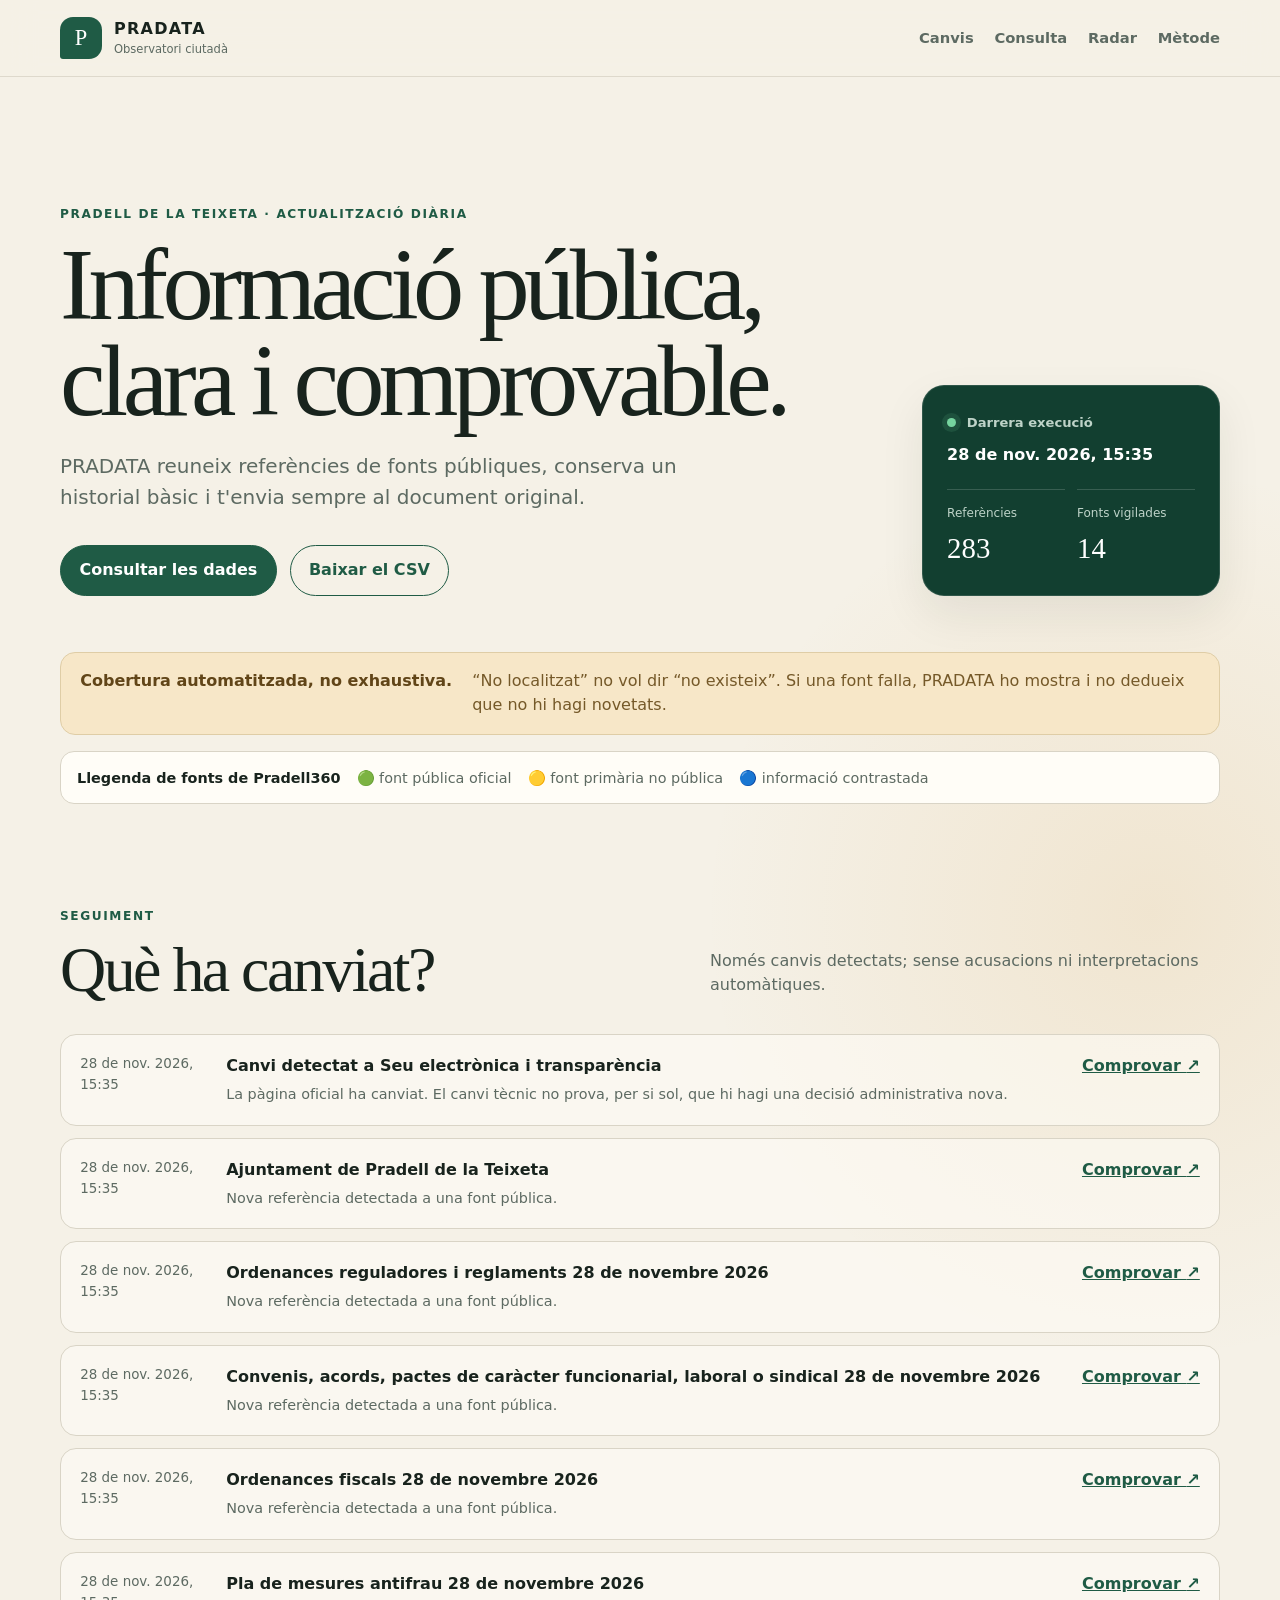
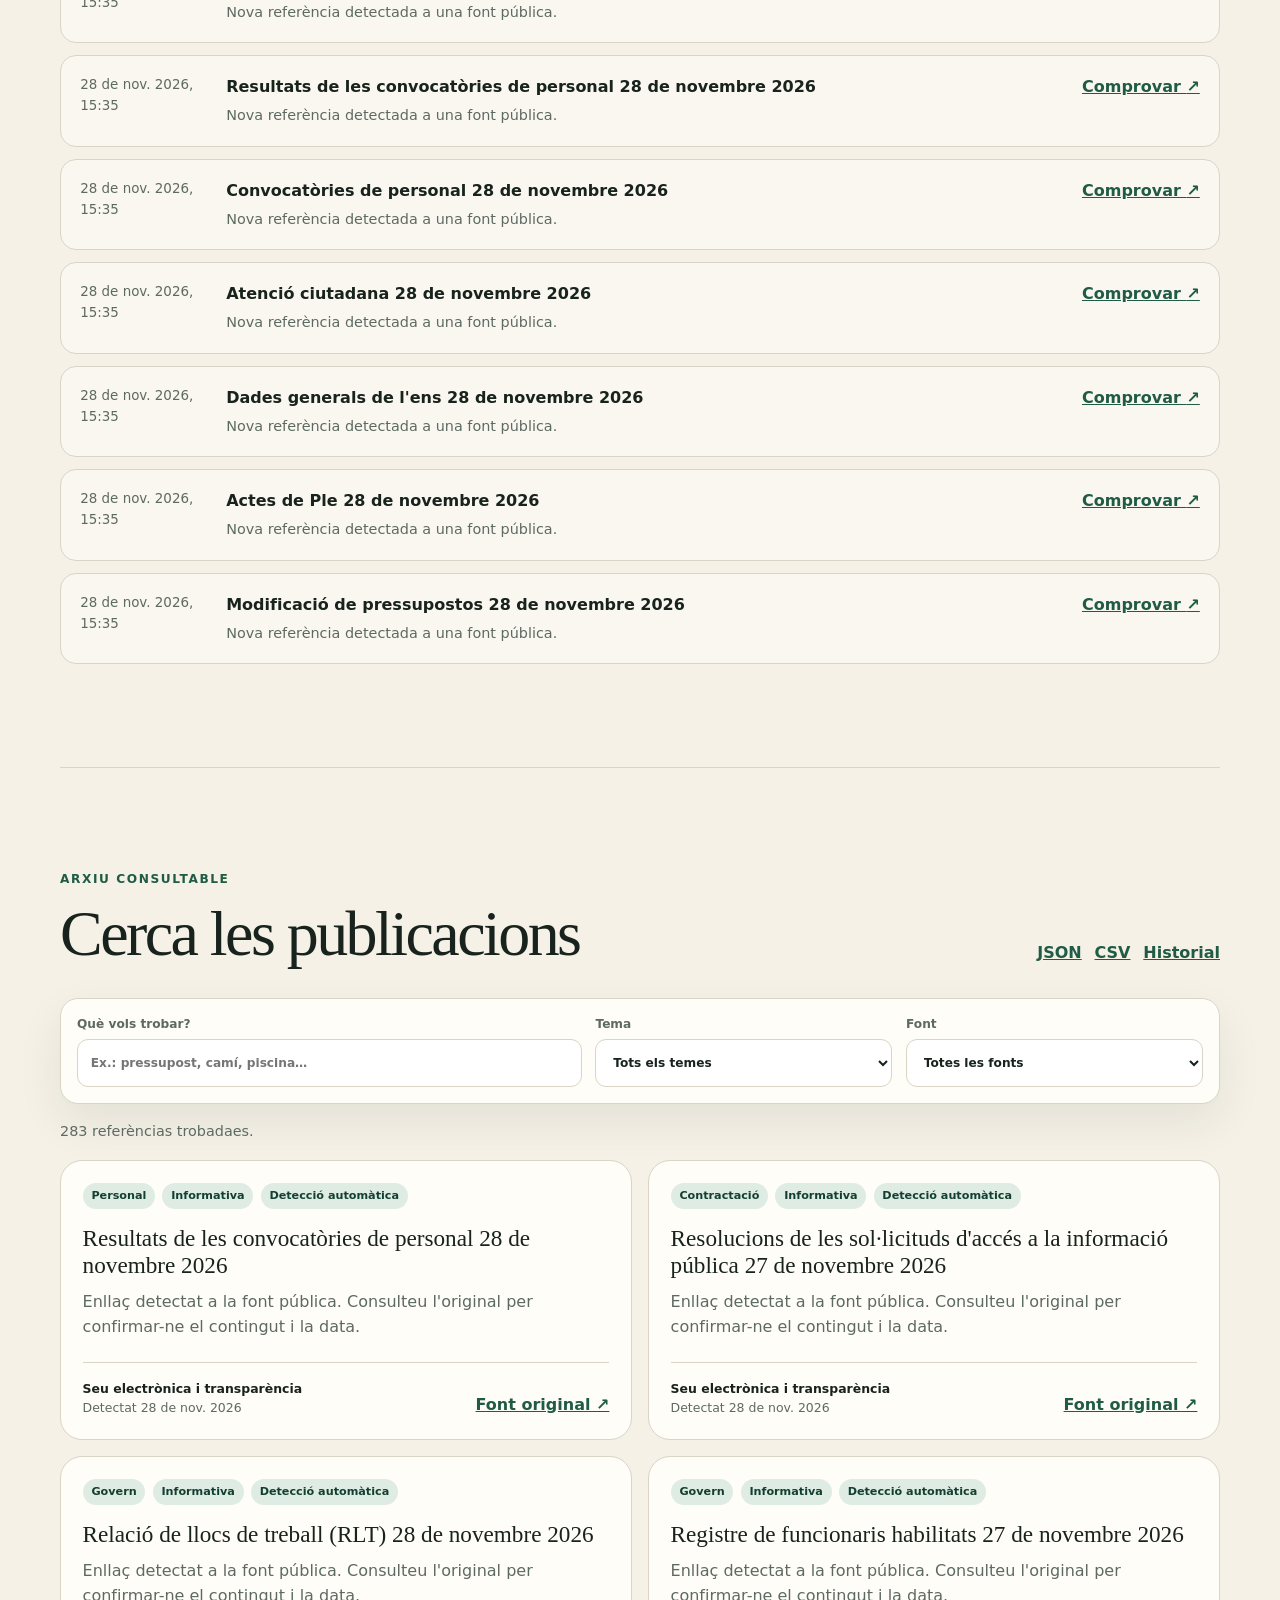
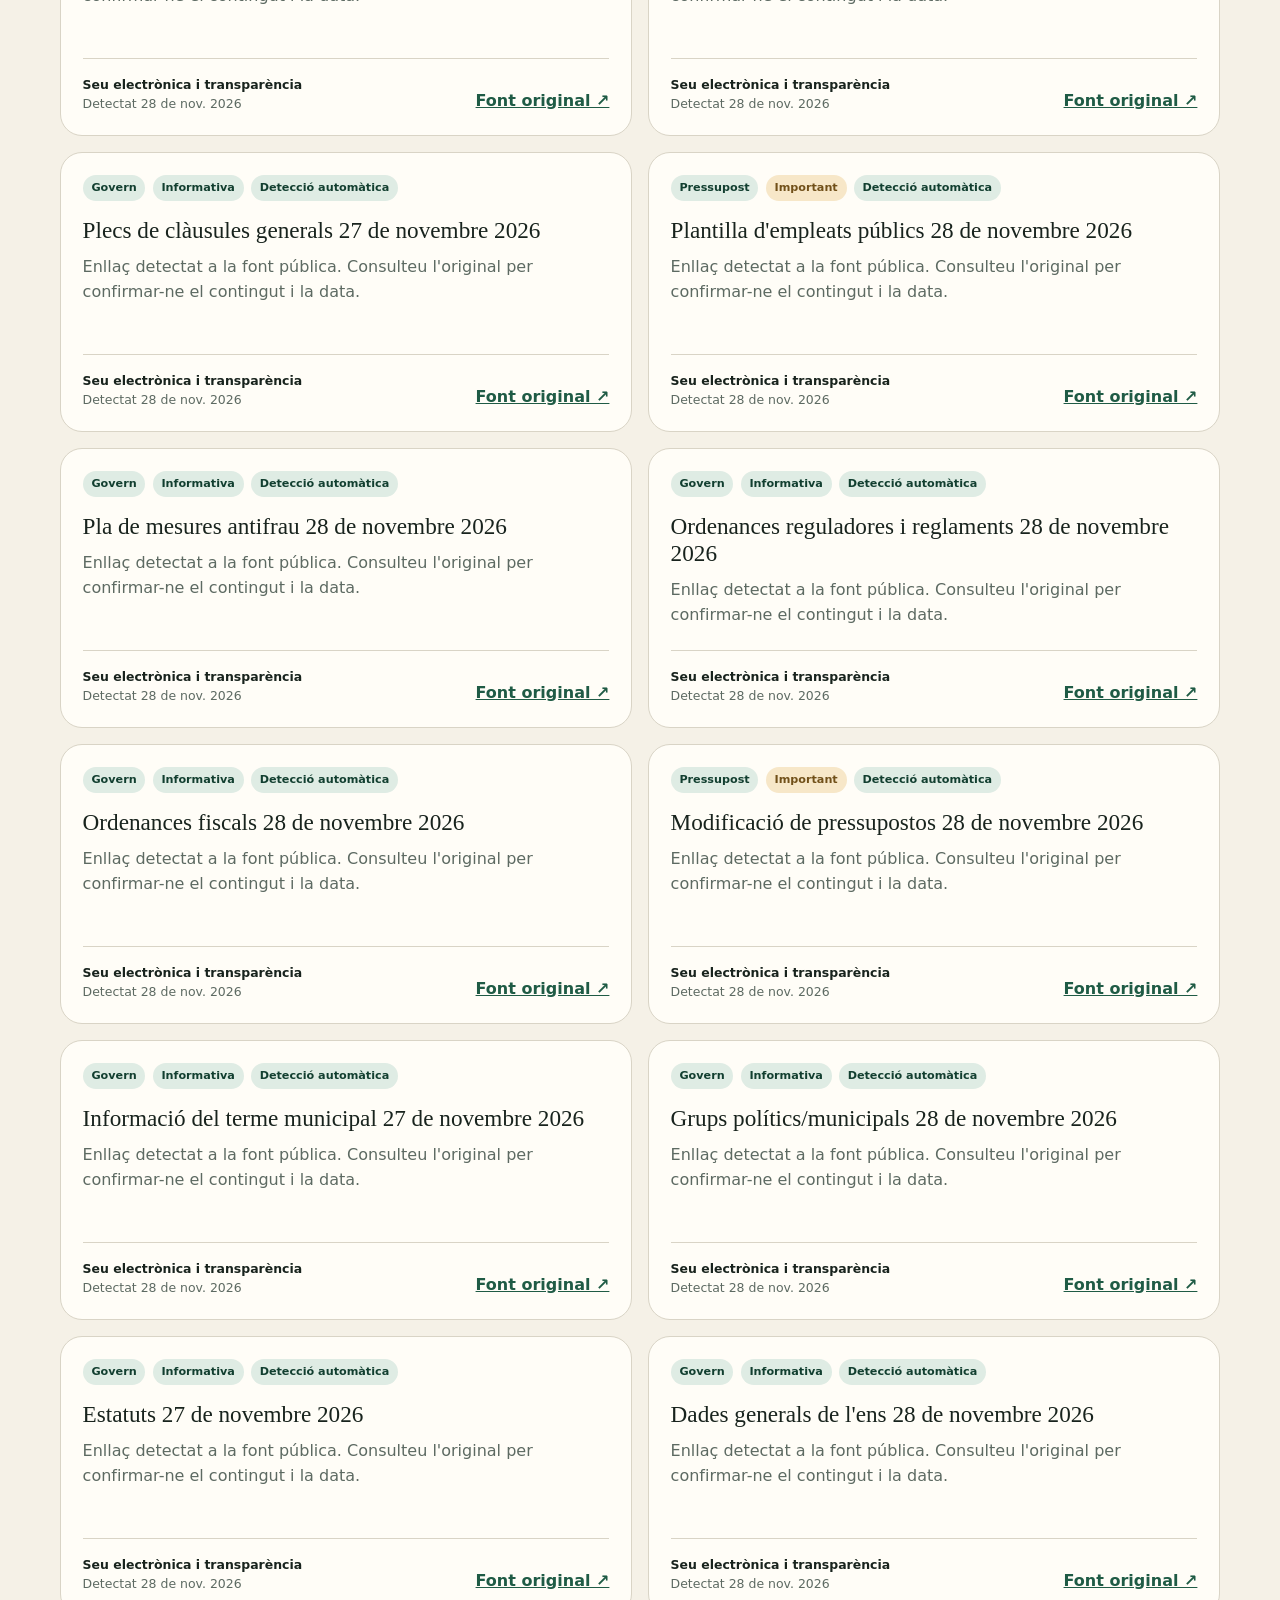
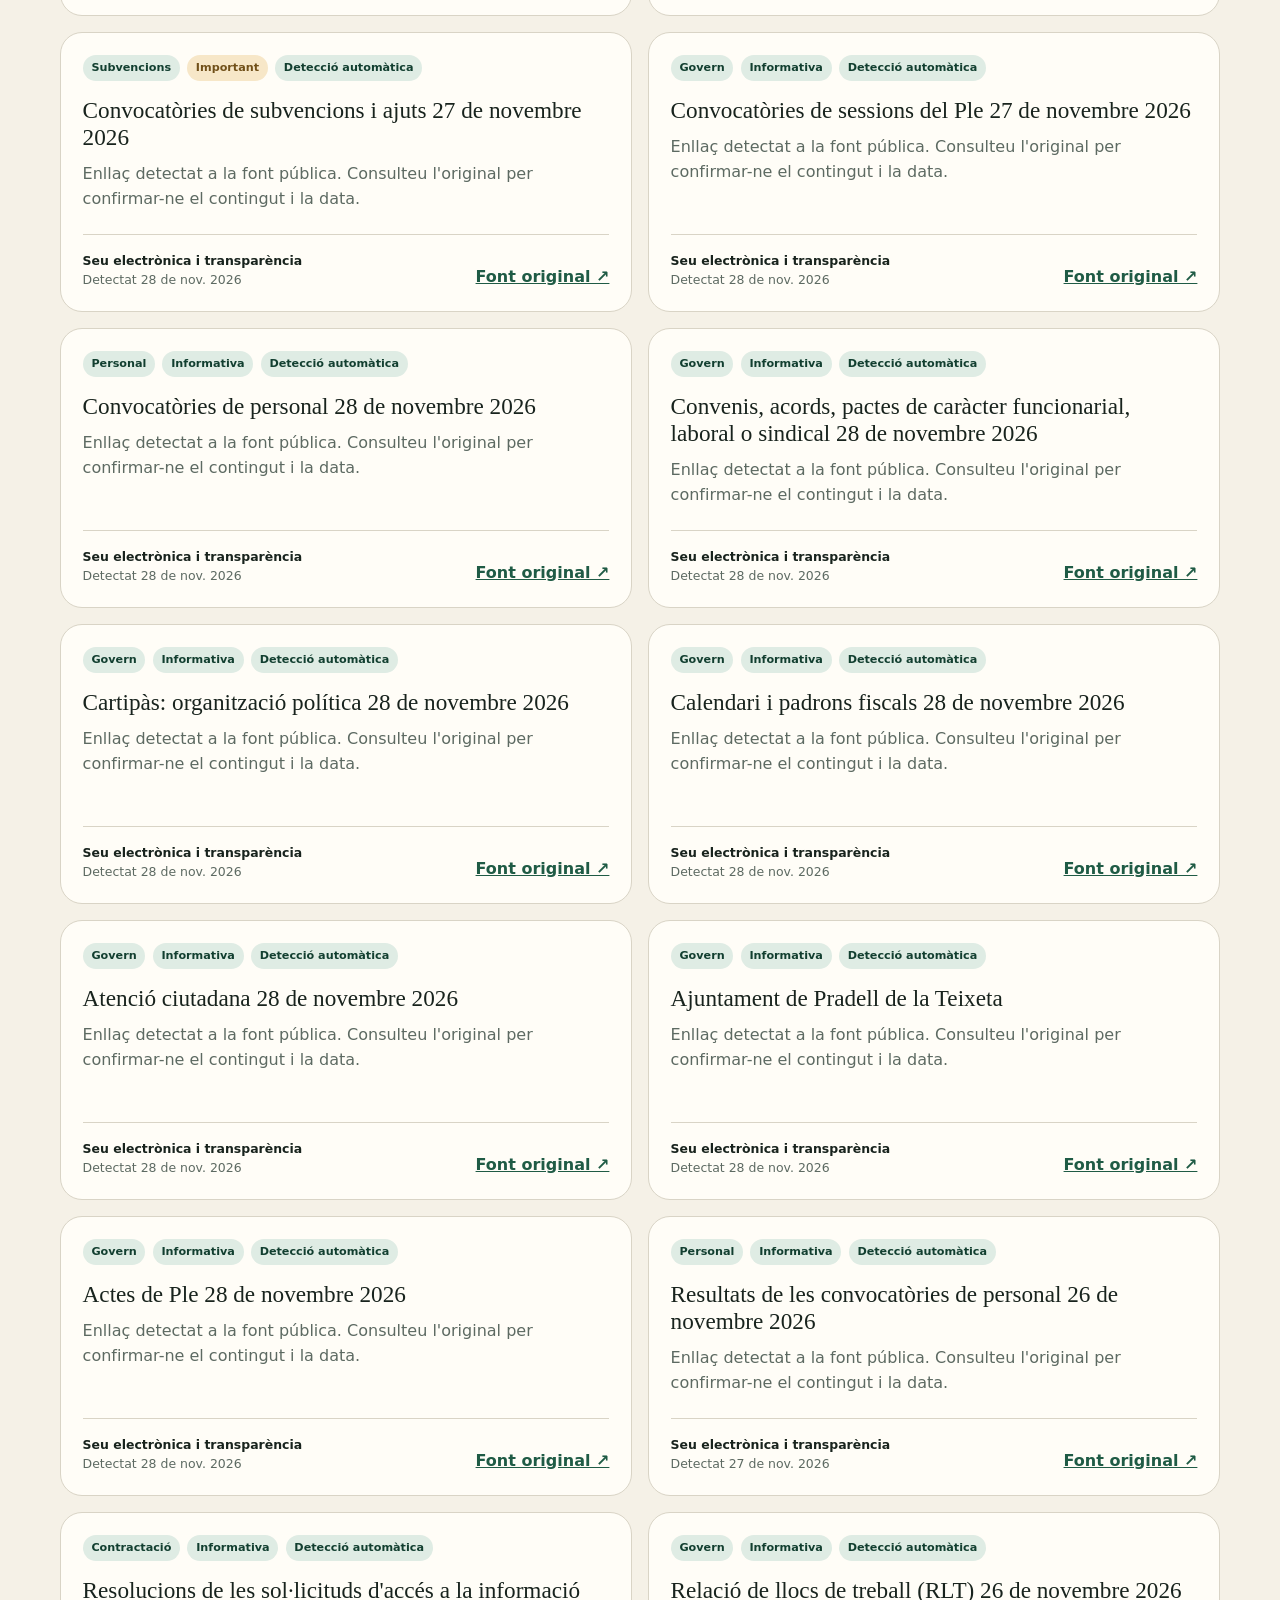
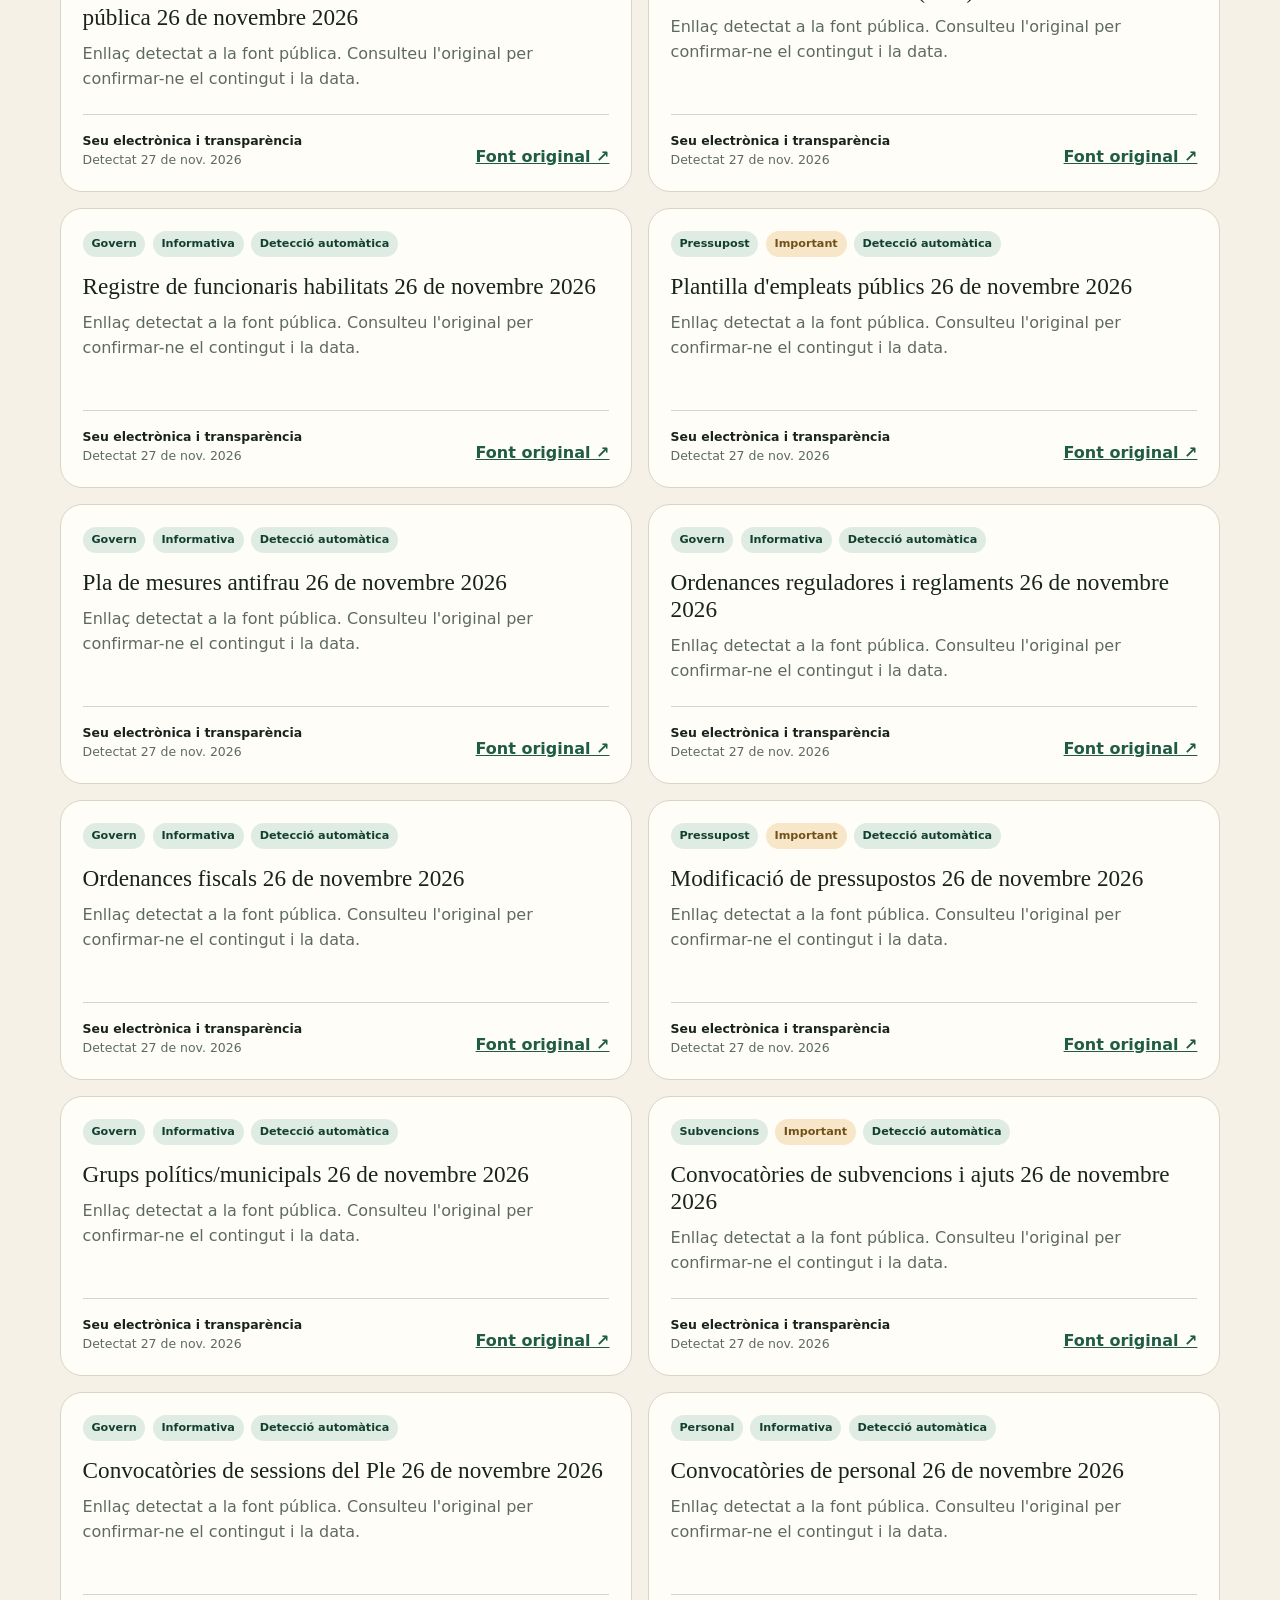
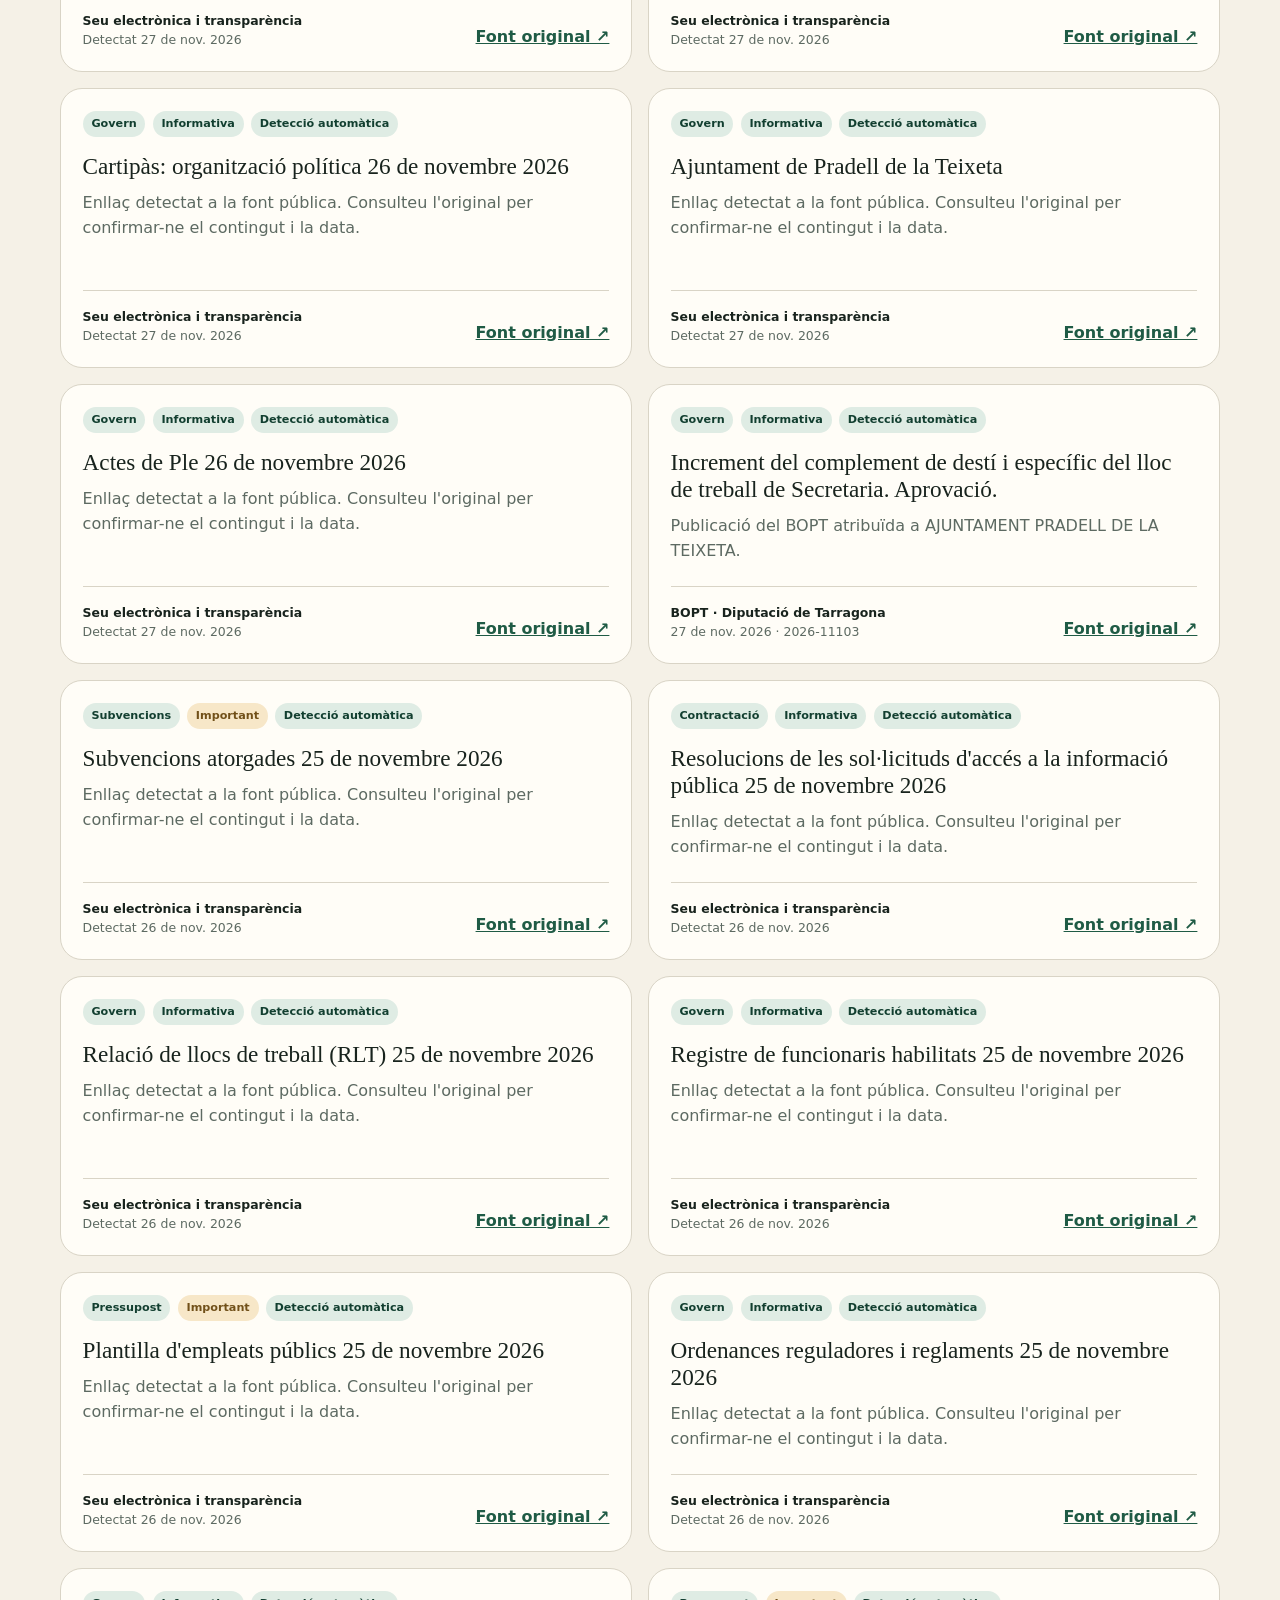
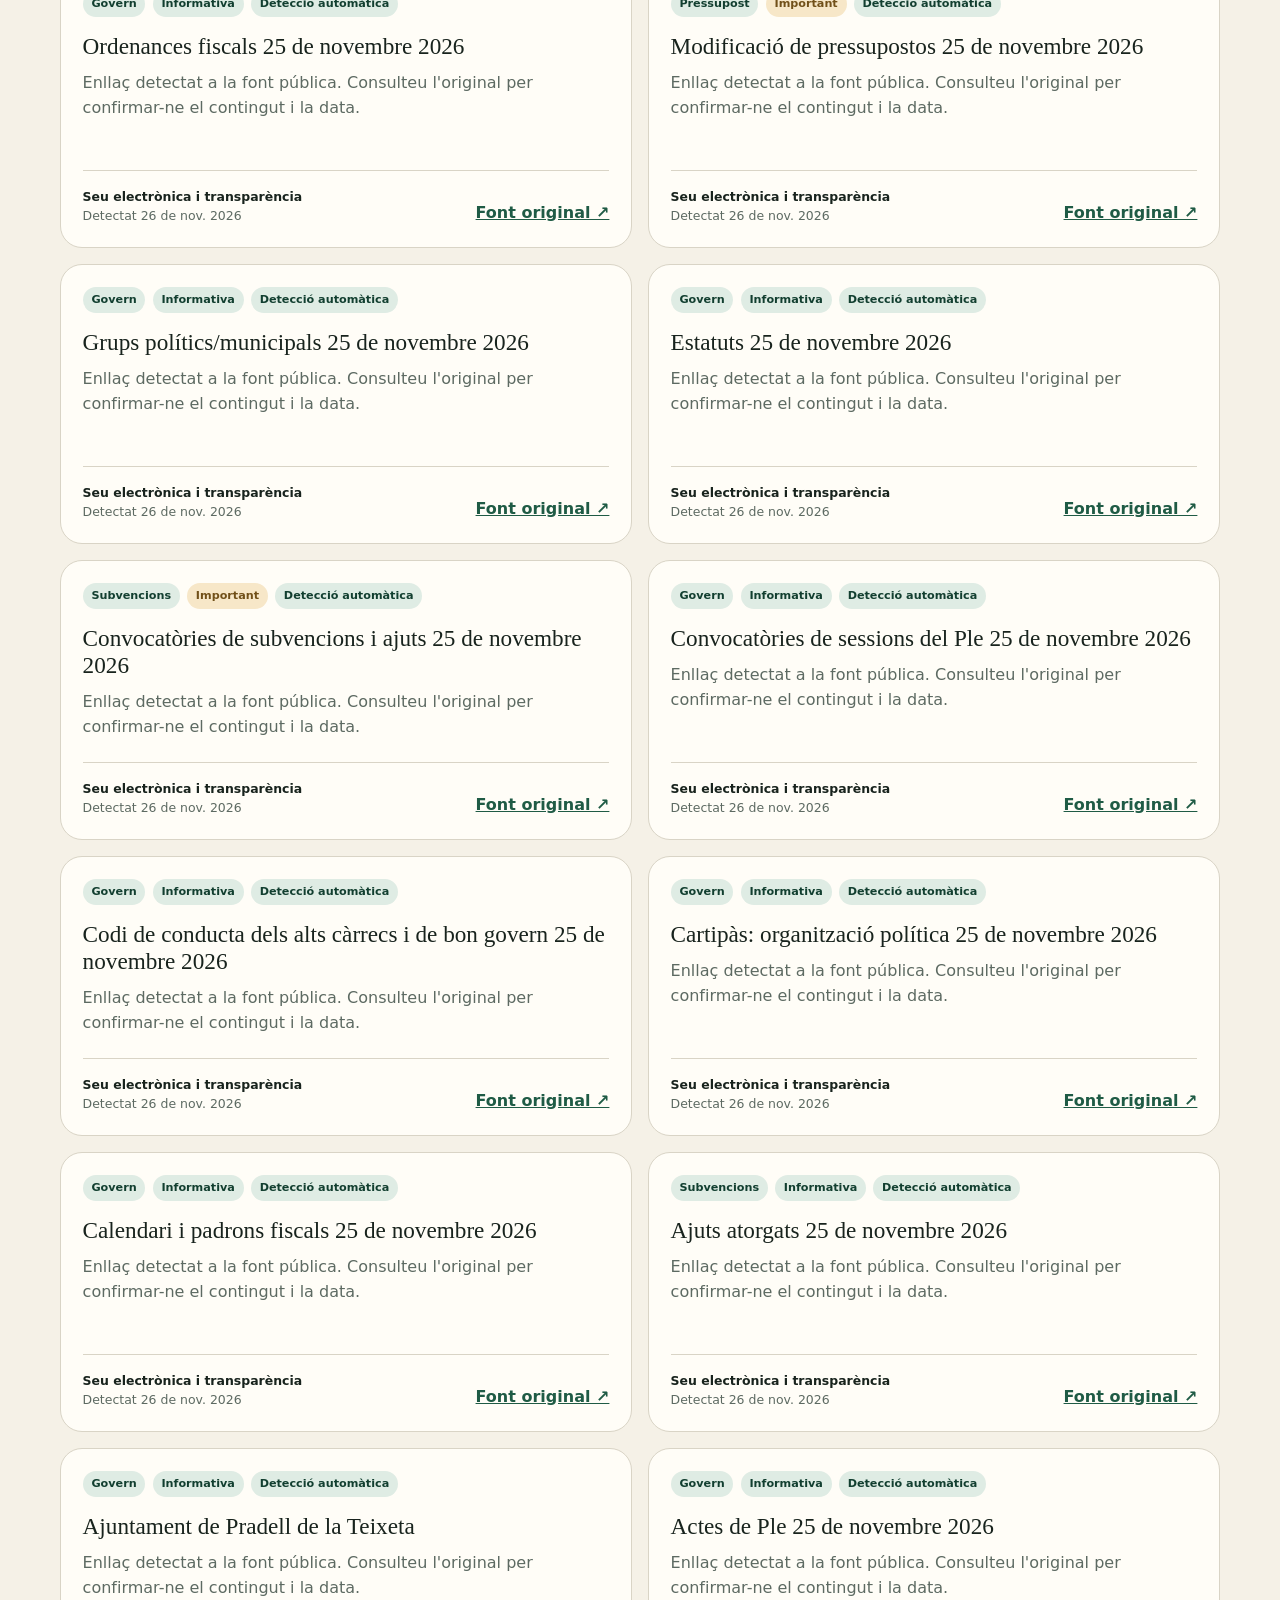
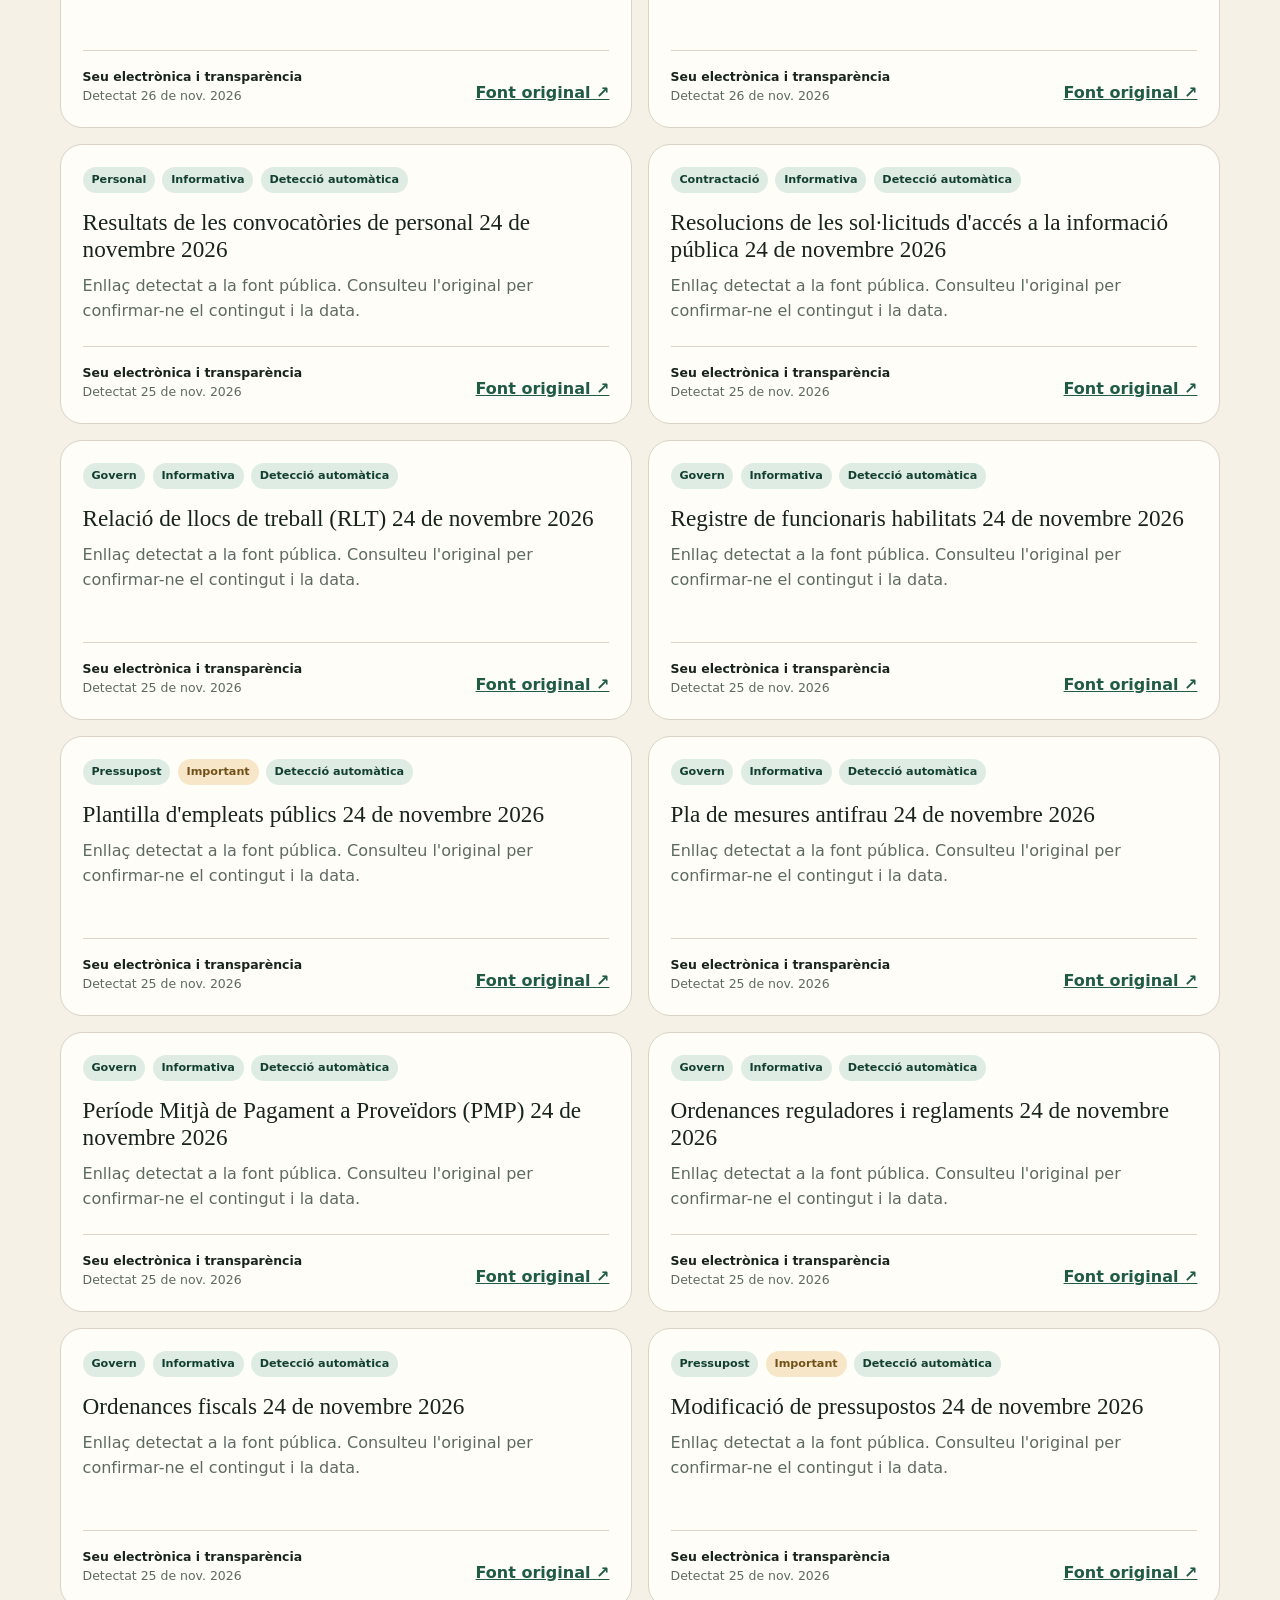
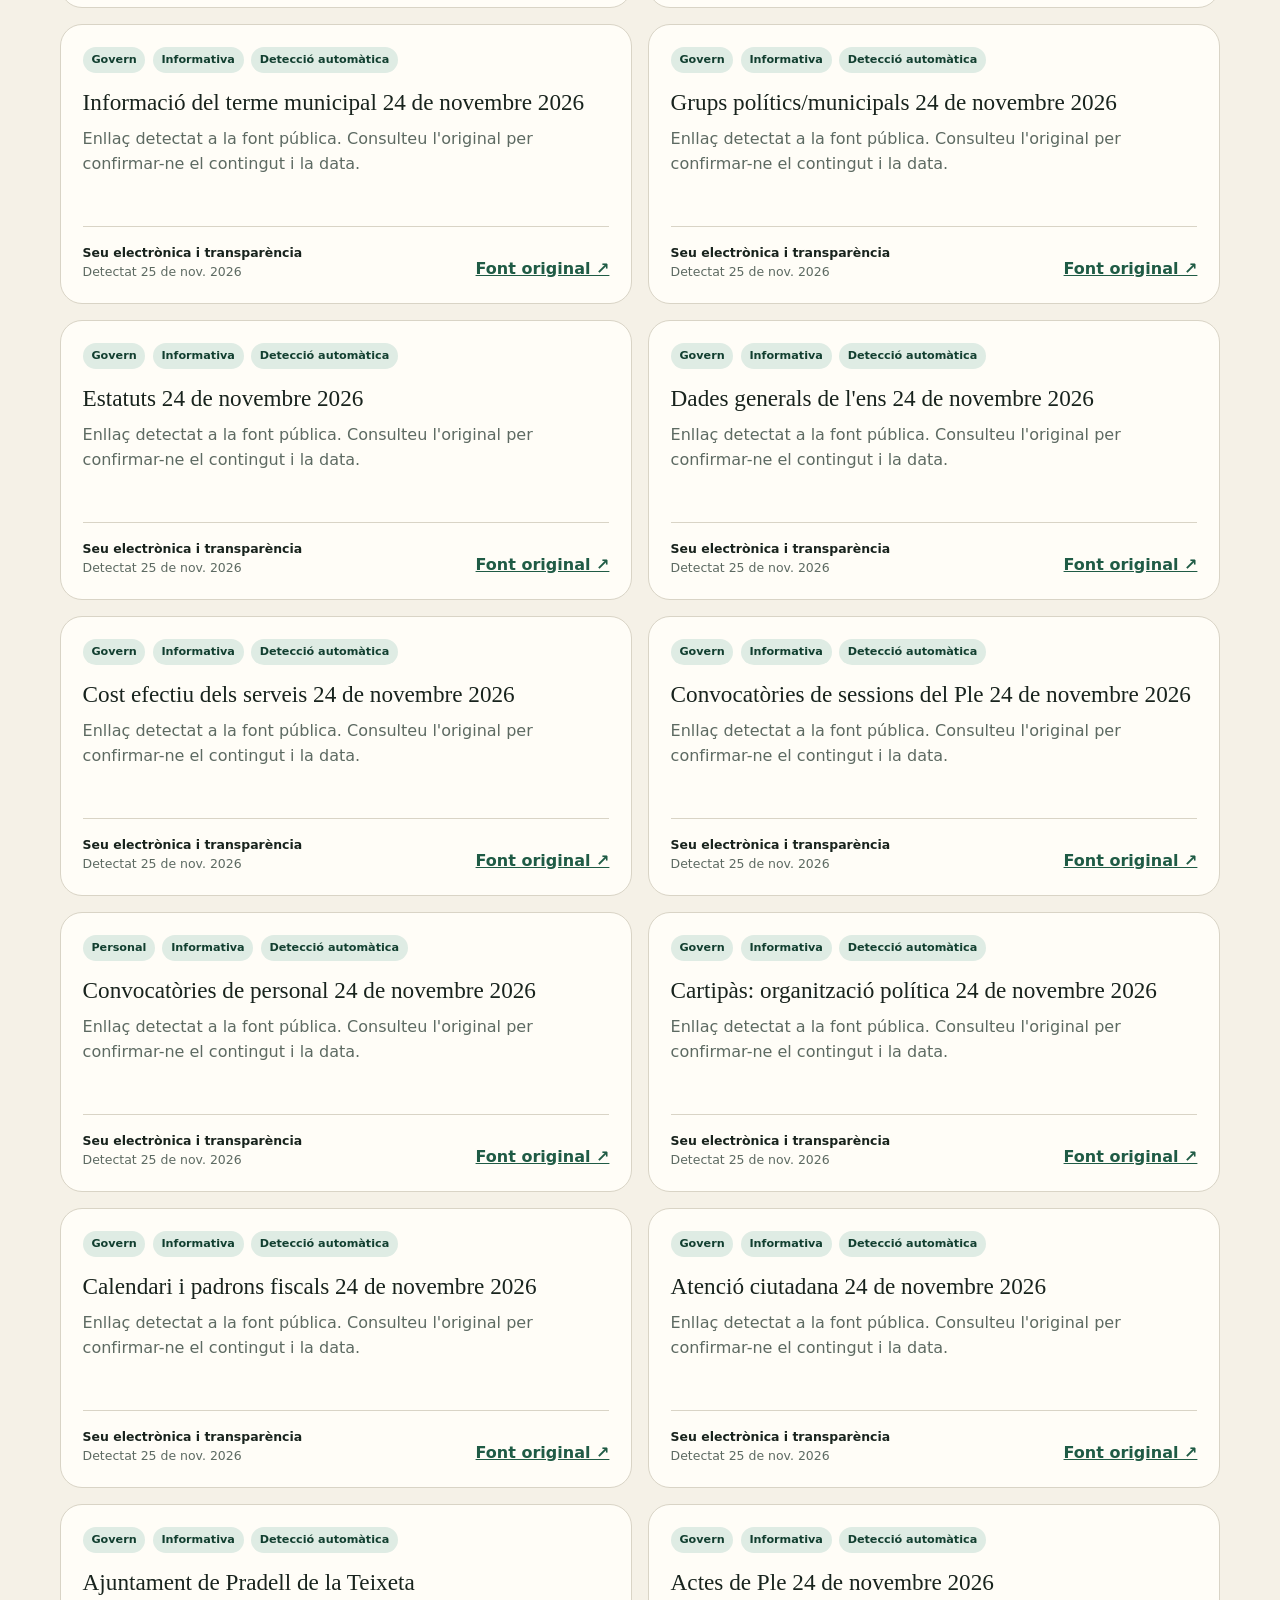
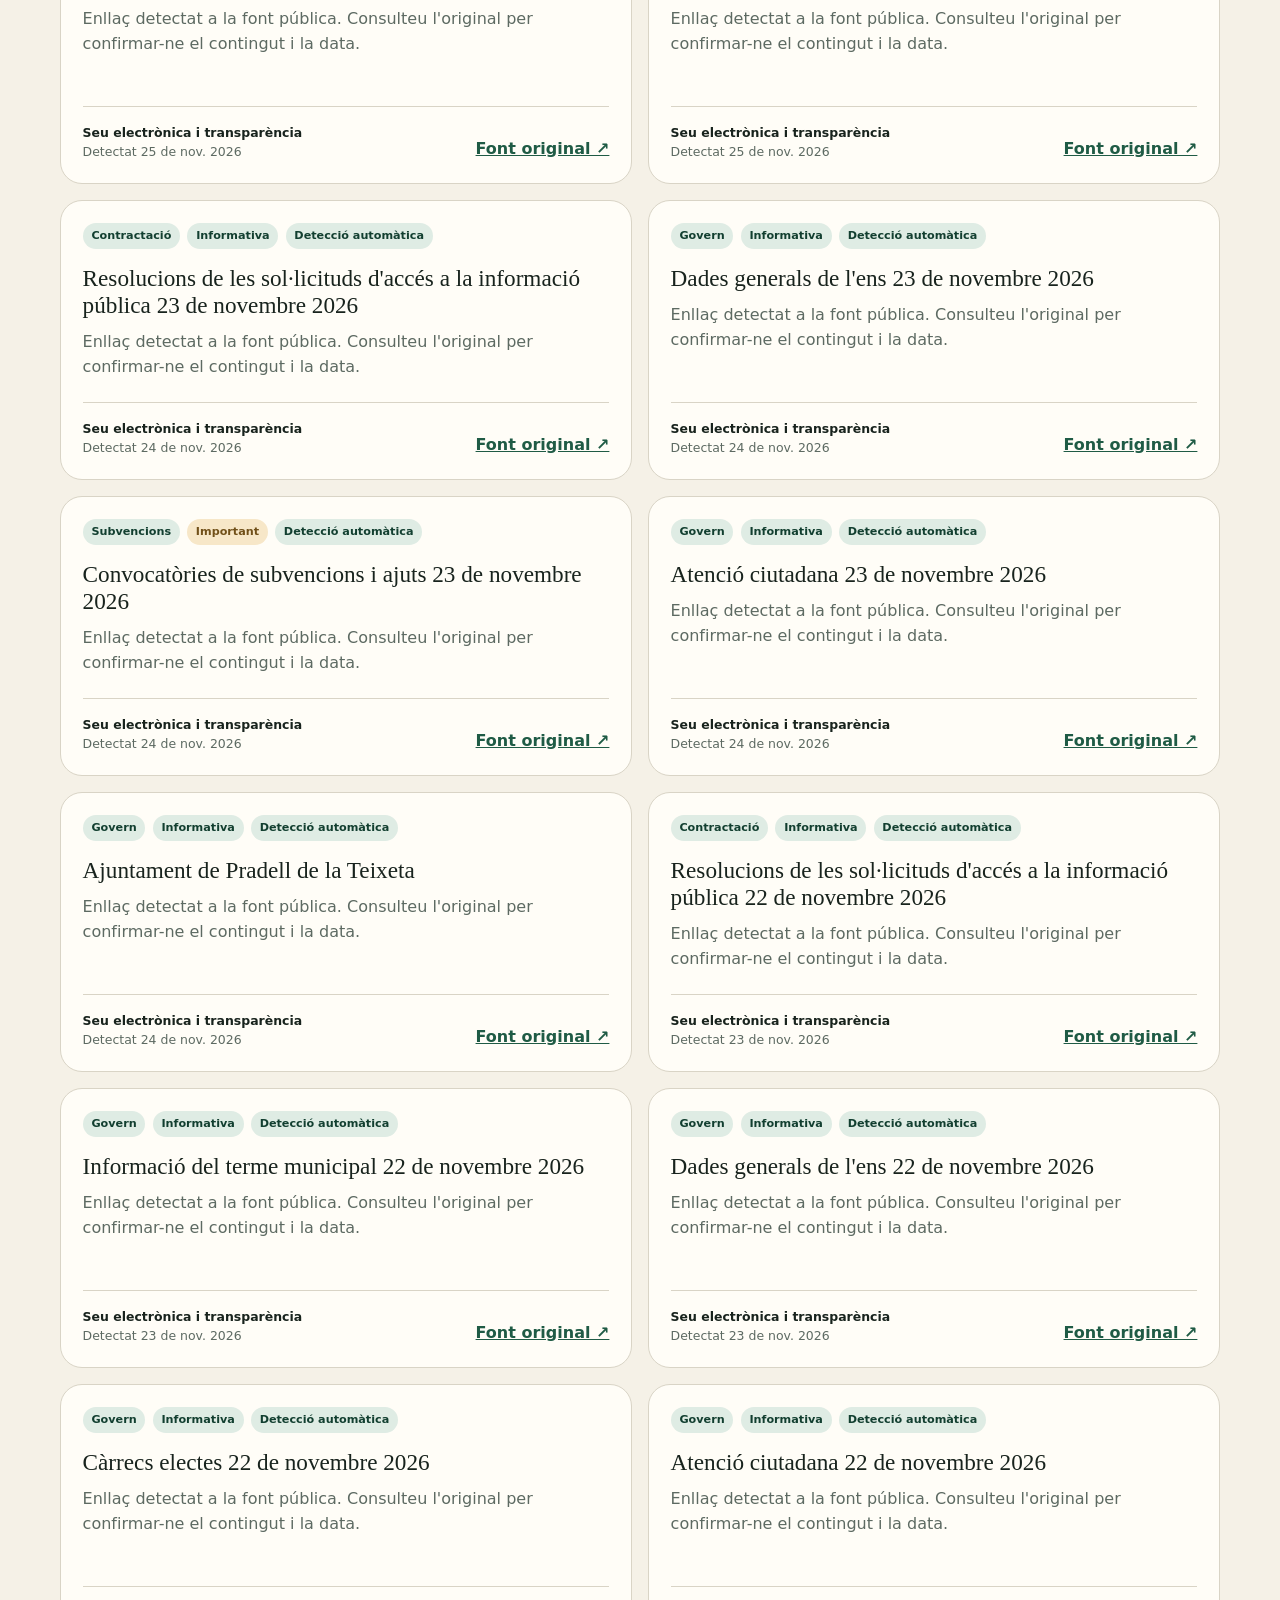
<file: site/index.html>
<!doctype html>
<html lang="ca">
  <head>
    <meta charset="utf-8">
    <meta name="viewport" content="width=device-width, initial-scale=1">
    <meta name="color-scheme" content="light">
    <meta
      name="description"
      content="PRADATA ordena informació pública de Pradell de la Teixeta i enllaça sempre la font original."
    >
    <title>PRADATA · Informació pública de Pradell</title>
    <link rel="stylesheet" href="./assets/styles.css">
    <script src="./assets/app.js" defer></script>
  </head>
  <body>
    <a class="skip-link" href="#contingut">Salta al contingut</a>

    <header class="site-header">
      <div class="shell header-inner">
        <a class="brand" href="./" aria-label="PRADATA, inici">
          <span class="brand-mark" aria-hidden="true">P</span>
          <span>
            <strong>PRADATA</strong>
            <small>Observatori ciutadà</small>
          </span>
        </a>
        <nav aria-label="Navegació principal">
          <a href="#canvis">Canvis</a>
          <a href="#consulta">Consulta</a>
          <a href="#radar">Radar</a>
          <a href="#metode">Mètode</a>
        </nav>
      </div>
    </header>

    <main id="contingut">
      <section class="hero">
        <div class="shell hero-grid">
          <div>
            <p class="eyebrow">Pradell de la Teixeta · actualització diària</p>
            <h1>Informació pública, clara i comprovable.</h1>
            <p class="hero-copy">
              PRADATA reuneix referències de fonts públiques, conserva un historial
              bàsic i t'envia sempre al document original.
            </p>
            <div class="hero-actions">
              <a class="button primary" href="#consulta">Consultar les dades</a>
              <a class="button secondary" href="./data/records.csv" download>
                Baixar el CSV
              </a>
            </div>
          </div>
          <aside class="freshness" aria-label="Estat de l'actualització">
            <span class="live-dot" aria-hidden="true"></span>
            <p>Darrera execució</p>
            <strong id="last-updated">2026-11-28T16:35:23+01:00</strong>
            <dl>
              <div>
                <dt>Referències</dt>
                <dd id="record-count">283</dd>
              </div>
              <div>
                <dt>Fonts vigilades</dt>
                <dd id="source-count">14</dd>
              </div>
            </dl>
          </aside>
        </div>
      </section>

      <div class="shell">
        <aside class="notice" aria-label="Avís sobre la cobertura">
          <strong>Cobertura automatitzada, no exhaustiva.</strong>
          <span>
            “No localitzat” no vol dir “no existeix”. Si una font falla, PRADATA
            ho mostra i no dedueix que no hi hagi novetats.
          </span>
        </aside>

        <aside class="source-legend" aria-label="Llegenda de fonts">
          <strong>Llegenda de fonts de Pradell360</strong>
          <span>🟢 font pública oficial</span>
          <span>🟡 font primària no pública</span>
          <span>🔵 informació contrastada</span>
        </aside>

        <section id="canvis" class="section">
          <div class="section-heading">
            <div>
              <p class="eyebrow">Seguiment</p>
              <h2>Què ha canviat?</h2>
            </div>
            <p>Només canvis detectats; sense acusacions ni interpretacions automàtiques.</p>
          </div>
          <div id="changes-list" class="timeline" aria-live="polite">
            <p class="loading">Carregant l'historial…</p>
          </div>
        </section>

        <section id="consulta" class="section">
          <div class="section-heading">
            <div>
              <p class="eyebrow">Arxiu consultable</p>
              <h2>Cerca les publicacions</h2>
            </div>
            <div class="downloads" aria-label="Descàrregues">
              <a href="./data/records.json">JSON</a>
              <a href="./data/records.csv">CSV</a>
              <a href="./data/history.json">Historial</a>
            </div>
          </div>

          <form class="filters" id="filters" role="search">
            <label class="search-field">
              <span>Què vols trobar?</span>
              <input
                id="search"
                type="search"
                placeholder="Ex.: pressupost, camí, piscina…"
                autocomplete="off"
              >
            </label>
            <label>
              <span>Tema</span>
              <select id="topic">
                <option value="">Tots els temes</option>
              </select>
            </label>
            <label>
              <span>Font</span>
              <select id="source">
                <option value="">Totes les fonts</option>
              </select>
            </label>
          </form>
          <p id="results-summary" class="results-summary" aria-live="polite"></p>
          <div id="records-list" class="records-grid">
            <p class="loading">Carregant les referències…</p>
          </div>
        </section>

        <section id="radar" class="section">
          <div class="section-heading">
            <div>
              <p class="eyebrow">Control de cobertura</p>
              <h2>Radar de fonts</h2>
            </div>
            <p>Mostra si cada font s'ha pogut consultar en la darrera execució.</p>
          </div>
          <div id="sources-list" class="sources-grid" aria-live="polite">
            <p class="loading">Carregant l'estat de les fonts…</p>
          </div>
        </section>

        <section id="metode" class="section method">
          <div>
            <p class="eyebrow">Criteri editorial</p>
            <h2>Primer la font. Després, el resum.</h2>
          </div>
          <div class="principles">
            <article>
              <span>01</span>
              <h3>Sense rumors</h3>
              <p>La web incorpora referències de fonts institucionals identificades.</p>
            </article>
            <article>
              <span>02</span>
              <h3>Incertesa visible</h3>
              <p>Una detecció automàtica no es presenta com una verificació jurídica.</p>
            </article>
            <article>
              <span>03</span>
              <h3>Font original</h3>
              <p>Cada fitxa conserva l'adreça oficial perquè qualsevol la pugui comprovar.</p>
            </article>
          </div>
          <details>
            <summary>Limitacions d'aquesta primera versió</summary>
            <p>
              El sistema llegeix títols, enllaços i sumaris accessibles. No interpreta
              automàticament tots els PDF ni substitueix la seu, el butlletí o
              l'assessorament jurídic. Les fonts dinàmiques poden donar cobertura parcial.
            </p>
          </details>
        </section>
      </div>
    </main>

    <footer>
      <div class="shell footer-inner">
        <p><strong>PRADATA</strong> · projecte ciutadà independent.</p>
        <p>La font oficial enllaçada preval sempre sobre aquest resum.</p>
      </div>
    </footer>

    <noscript>
      <div class="noscript">
        Cal activar JavaScript per filtrar les dades. Els fitxers
        <a href="./data/records.json">JSON</a> i
        <a href="./data/records.csv">CSV</a> continuen disponibles.
      </div>
    </noscript>
  </body>
</html>
</file>
<file: site/assets/styles.css>
:root {
  --ink: #18231d;
  --muted: #5d6a62;
  --paper: #f5f1e7;
  --card: #fffdf7;
  --line: #d9d4c6;
  --green: #1f5b45;
  --green-dark: #123f30;
  --green-soft: #dfece4;
  --gold: #cf8f2b;
  --gold-soft: #f7e7c8;
  --red: #a33e32;
  --red-soft: #f6ded8;
  --shadow: 0 18px 45px rgba(24, 35, 29, 0.08);
  --radius: 22px;
}

* {
  box-sizing: border-box;
}

html {
  scroll-behavior: smooth;
}

body {
  margin: 0;
  color: var(--ink);
  background:
    radial-gradient(circle at 90% 4%, rgba(207, 143, 43, 0.12), transparent 28rem),
    var(--paper);
  font-family:
    Inter, ui-sans-serif, system-ui, -apple-system, BlinkMacSystemFont, "Segoe UI",
    sans-serif;
  line-height: 1.55;
}

a {
  color: inherit;
}

.skip-link {
  position: fixed;
  z-index: 100;
  top: 0.75rem;
  left: 0.75rem;
  padding: 0.7rem 1rem;
  transform: translateY(-160%);
  border-radius: 999px;
  background: var(--ink);
  color: white;
}

.skip-link:focus {
  transform: translateY(0);
}

.shell {
  width: min(1160px, calc(100% - 2rem));
  margin-inline: auto;
}

.site-header {
  position: sticky;
  z-index: 20;
  top: 0;
  border-bottom: 1px solid rgba(217, 212, 198, 0.8);
  background: rgba(245, 241, 231, 0.92);
  backdrop-filter: blur(16px);
}

.header-inner {
  display: flex;
  min-height: 76px;
  align-items: center;
  justify-content: space-between;
  gap: 2rem;
}

.brand {
  display: inline-flex;
  align-items: center;
  gap: 0.75rem;
  text-decoration: none;
}

.brand-mark {
  display: grid;
  width: 42px;
  height: 42px;
  place-items: center;
  border-radius: 13px 13px 13px 3px;
  background: var(--green);
  color: white;
  font-family: Georgia, serif;
  font-size: 1.4rem;
}

.brand strong,
.brand small {
  display: block;
}

.brand strong {
  letter-spacing: 0.08em;
}

.brand small {
  color: var(--muted);
  font-size: 0.72rem;
}

nav {
  display: flex;
  gap: 1.3rem;
}

nav a {
  color: var(--muted);
  font-size: 0.92rem;
  font-weight: 700;
  text-decoration: none;
}

nav a:hover,
nav a:focus-visible {
  color: var(--green);
}

.hero {
  padding: clamp(4rem, 10vw, 8rem) 0 3.5rem;
}

.hero-grid {
  display: grid;
  grid-template-columns: minmax(0, 1.45fr) minmax(280px, 0.55fr);
  align-items: end;
  gap: clamp(2rem, 6vw, 6rem);
}

.eyebrow {
  margin: 0 0 0.8rem;
  color: var(--green);
  font-size: 0.76rem;
  font-weight: 800;
  letter-spacing: 0.13em;
  text-transform: uppercase;
}

h1,
h2,
h3,
p {
  margin-top: 0;
}

h1 {
  max-width: 830px;
  margin-bottom: 1.35rem;
  font-family: Georgia, "Times New Roman", serif;
  font-size: clamp(3rem, 8vw, 6.8rem);
  font-weight: 500;
  letter-spacing: -0.055em;
  line-height: 0.94;
}

.hero-copy {
  max-width: 690px;
  margin-bottom: 2rem;
  color: var(--muted);
  font-size: clamp(1.04rem, 2vw, 1.25rem);
}

.hero-actions {
  display: flex;
  flex-wrap: wrap;
  gap: 0.8rem;
}

.button {
  display: inline-flex;
  min-height: 48px;
  align-items: center;
  justify-content: center;
  padding: 0.75rem 1.15rem;
  border: 1px solid var(--green);
  border-radius: 999px;
  font-weight: 800;
  text-decoration: none;
}

.button.primary {
  background: var(--green);
  color: white;
}

.button.primary:hover {
  background: var(--green-dark);
}

.button.secondary {
  background: transparent;
  color: var(--green);
}

.freshness {
  padding: 1.5rem;
  border: 1px solid rgba(255, 255, 255, 0.12);
  border-radius: var(--radius);
  background: var(--green-dark);
  box-shadow: var(--shadow);
  color: white;
}

.freshness > p {
  display: inline;
  margin-left: 0.35rem;
  color: #bed3c8;
  font-size: 0.82rem;
  font-weight: 700;
}

.live-dot {
  display: inline-block;
  width: 9px;
  height: 9px;
  border-radius: 50%;
  background: #76d49f;
  box-shadow: 0 0 0 5px rgba(118, 212, 159, 0.12);
}

.freshness > strong {
  display: block;
  margin: 0.55rem 0 1.3rem;
  font-size: 1rem;
}

.freshness dl {
  display: grid;
  grid-template-columns: 1fr 1fr;
  margin: 0;
  gap: 0.75rem;
}

.freshness dl div {
  padding-top: 0.9rem;
  border-top: 1px solid rgba(255, 255, 255, 0.16);
}

.freshness dt {
  color: #bed3c8;
  font-size: 0.75rem;
}

.freshness dd {
  margin: 0.2rem 0 0;
  font-family: Georgia, serif;
  font-size: 1.8rem;
}

.notice {
  display: grid;
  grid-template-columns: auto 1fr;
  gap: 0.45rem 1.25rem;
  padding: 1rem 1.2rem;
  border: 1px solid #dfcda6;
  border-radius: 15px;
  background: var(--gold-soft);
  color: #614518;
}

.notice span {
  color: #755929;
}

.source-legend {
  display: flex;
  flex-wrap: wrap;
  align-items: center;
  gap: 0.6rem 1rem;
  margin-top: 1rem;
  padding: 0.9rem 1rem;
  border: 1px solid var(--line);
  border-radius: 14px;
  background: var(--card);
  color: var(--muted);
  font-size: 0.9rem;
}

.source-legend strong {
  color: var(--ink);
}

.section {
  padding: clamp(4rem, 8vw, 7rem) 0;
  border-bottom: 1px solid var(--line);
  scroll-margin-top: 5rem;
}

.section-heading {
  display: flex;
  align-items: end;
  justify-content: space-between;
  gap: 2rem;
  margin-bottom: 2rem;
}

.section-heading h2,
.method h2 {
  margin-bottom: 0;
  font-family: Georgia, "Times New Roman", serif;
  font-size: clamp(2.2rem, 5vw, 4.2rem);
  font-weight: 500;
  letter-spacing: -0.04em;
  line-height: 1;
}

.section-heading > p {
  max-width: 510px;
  margin-bottom: 0.25rem;
  color: var(--muted);
}

.timeline {
  display: grid;
  gap: 0.75rem;
}

.change {
  display: grid;
  grid-template-columns: 130px 1fr auto;
  align-items: start;
  gap: 1rem;
  padding: 1.2rem;
  border: 1px solid var(--line);
  border-radius: 16px;
  background: rgba(255, 253, 247, 0.55);
}

.change time {
  color: var(--muted);
  font-size: 0.84rem;
}

.change h3 {
  margin-bottom: 0.25rem;
  font-size: 1rem;
}

.change p {
  margin-bottom: 0;
  color: var(--muted);
  font-size: 0.9rem;
}

.change a,
.downloads a {
  color: var(--green);
  font-weight: 800;
}

.filters {
  display: grid;
  grid-template-columns: minmax(260px, 1.7fr) 1fr 1fr;
  gap: 0.85rem;
  padding: 1rem;
  border: 1px solid var(--line);
  border-radius: 18px;
  background: var(--card);
  box-shadow: var(--shadow);
}

.filters label {
  display: grid;
  gap: 0.35rem;
  color: var(--muted);
  font-size: 0.76rem;
  font-weight: 800;
}

input,
select {
  width: 100%;
  min-height: 48px;
  padding: 0.7rem 0.8rem;
  border: 1px solid var(--line);
  border-radius: 11px;
  outline: none;
  background: white;
  color: var(--ink);
  font: inherit;
}

input:focus,
select:focus {
  border-color: var(--green);
  box-shadow: 0 0 0 3px rgba(31, 91, 69, 0.14);
}

.results-summary {
  min-height: 1.5rem;
  margin: 1rem 0;
  color: var(--muted);
  font-size: 0.9rem;
}

.records-grid {
  display: grid;
  grid-template-columns: repeat(2, minmax(0, 1fr));
  gap: 1rem;
}

.record-card {
  display: flex;
  min-height: 280px;
  flex-direction: column;
  padding: 1.35rem;
  border: 1px solid var(--line);
  border-radius: var(--radius);
  background: var(--card);
}

.record-meta {
  display: flex;
  flex-wrap: wrap;
  gap: 0.45rem;
  margin-bottom: 1rem;
}

.pill {
  display: inline-flex;
  align-items: center;
  padding: 0.28rem 0.55rem;
  border-radius: 999px;
  background: var(--green-soft);
  color: var(--green-dark);
  font-size: 0.7rem;
  font-weight: 800;
}

.pill.priority-critica {
  background: var(--red-soft);
  color: var(--red);
}

.pill.priority-alta {
  background: var(--gold-soft);
  color: #715019;
}

.record-card h3 {
  margin-bottom: 0.65rem;
  font-family: Georgia, "Times New Roman", serif;
  font-size: 1.45rem;
  font-weight: 500;
  line-height: 1.18;
}

.record-card > p {
  color: var(--muted);
}

.record-card .related-sources {
  margin-bottom: 1rem;
  color: var(--muted);
  font-size: 0.88rem;
}

.related-sources a {
  color: var(--green);
  font-weight: 700;
}

.record-footer {
  display: flex;
  align-items: end;
  justify-content: space-between;
  gap: 1rem;
  margin-top: auto;
  padding-top: 1rem;
  border-top: 1px solid var(--line);
}

.record-source {
  color: var(--muted);
  font-size: 0.78rem;
}

.record-source strong {
  display: block;
  color: var(--ink);
}

.record-footer a {
  flex: 0 0 auto;
  color: var(--green);
  font-weight: 800;
}

.downloads {
  display: flex;
  gap: 0.8rem;
}

.sources-grid {
  display: grid;
  grid-template-columns: repeat(3, minmax(0, 1fr));
  gap: 0.8rem;
}

.source-card {
  padding: 1.15rem;
  border: 1px solid var(--line);
  border-radius: 16px;
  background: var(--card);
}

.source-state {
  display: flex;
  align-items: center;
  gap: 0.5rem;
  margin-bottom: 0.65rem;
  color: var(--muted);
  font-size: 0.78rem;
  font-weight: 800;
}

.state-dot {
  width: 9px;
  height: 9px;
  border-radius: 50%;
  background: #28895e;
}

.source-card.warning .state-dot {
  background: var(--gold);
}

.source-card.error .state-dot {
  background: var(--red);
}

.source-card h3 {
  margin-bottom: 0.35rem;
  font-size: 1rem;
}

.source-card p {
  margin-bottom: 0.8rem;
  color: var(--muted);
  font-size: 0.82rem;
}

.source-card a {
  color: var(--green);
  font-size: 0.84rem;
  font-weight: 800;
}

.method {
  display: grid;
  grid-template-columns: 0.7fr 1.3fr;
  gap: clamp(2rem, 6vw, 6rem);
  border-bottom: 0;
}

.principles {
  display: grid;
  gap: 0;
}

.principles article {
  display: grid;
  grid-template-columns: 46px 160px 1fr;
  gap: 1rem;
  padding: 1.15rem 0;
  border-top: 1px solid var(--line);
}

.principles span {
  color: var(--gold);
  font-size: 0.78rem;
  font-weight: 800;
}

.principles h3,
.principles p {
  margin: 0;
}

.principles h3 {
  font-size: 1rem;
}

.principles p,
details p {
  color: var(--muted);
}

details {
  grid-column: 2;
  padding: 1rem 0;
  border-top: 1px solid var(--line);
}

summary {
  cursor: pointer;
  color: var(--green);
  font-weight: 800;
}

details p {
  margin: 1rem 0 0;
}

.empty,
.loading,
.error-message {
  grid-column: 1 / -1;
  padding: 1.25rem;
  border: 1px dashed var(--line);
  border-radius: 14px;
  color: var(--muted);
}

footer {
  padding: 2rem 0;
  background: var(--green-dark);
  color: white;
}

.footer-inner {
  display: flex;
  justify-content: space-between;
  gap: 2rem;
}

.footer-inner p {
  margin: 0;
  color: #d9e5de;
  font-size: 0.86rem;
}

.noscript {
  position: fixed;
  right: 1rem;
  bottom: 1rem;
  left: 1rem;
  z-index: 30;
  padding: 1rem;
  border-radius: 12px;
  background: var(--red);
  color: white;
  text-align: center;
}

@media (max-width: 860px) {
  nav {
    display: none;
  }

  .hero-grid,
  .method {
    grid-template-columns: 1fr;
  }

  .freshness {
    max-width: 520px;
  }

  .section-heading {
    align-items: start;
    flex-direction: column;
    gap: 0.8rem;
  }

  .filters {
    grid-template-columns: 1fr;
  }

  .records-grid,
  .sources-grid {
    grid-template-columns: 1fr 1fr;
  }

  details {
    grid-column: 1;
  }
}

@media (max-width: 620px) {
  .shell {
    width: min(100% - 1.2rem, 1160px);
  }

  h1 {
    font-size: clamp(2.7rem, 16vw, 4.3rem);
  }

  .hero {
    padding-top: 3.3rem;
  }

  .notice {
    grid-template-columns: 1fr;
  }

  .records-grid,
  .sources-grid {
    grid-template-columns: 1fr;
  }

  .record-card {
    min-height: 0;
  }

  .change {
    grid-template-columns: 1fr;
  }

  .principles article {
    grid-template-columns: 38px 1fr;
  }

  .principles p {
    grid-column: 2;
  }

  .footer-inner {
    flex-direction: column;
    gap: 0.5rem;
  }
}

@media (prefers-reduced-motion: reduce) {
  html {
    scroll-behavior: auto;
  }
}

/* Taules documentades dels articles de plens */
.article-sections { margin-top: 1rem; }
.article-sections section { margin: 1.1rem 0 1.5rem; }
.article-sections h4 { font-size: 1.08rem; margin: 0 0 .6rem; }
.article-sections p { margin: .55rem 0; line-height: 1.55; }
.article-table-scroll { max-width: 100%; overflow-x: auto; margin: .85rem 0 1rem; }
.article-sections table { width: 100%; border-collapse: collapse; font-size: .9rem; }
.article-sections th, .article-sections td { padding: .65rem .55rem; border-bottom: 1px solid var(--line); text-align: left; vertical-align: top; }
.article-sections th:last-child, .article-sections td:last-child { text-align: right; white-space: nowrap; font-variant-numeric: tabular-nums; }
.article-sections thead { background: var(--green-dark); color: #fff; }
.article-sections .article-total { font-weight: 800; background: var(--green-soft, #e9f2ec); }
.article-sections .article-signoff { font-size: .82rem; font-style: italic; margin-top: 1.5rem; }
</file>
